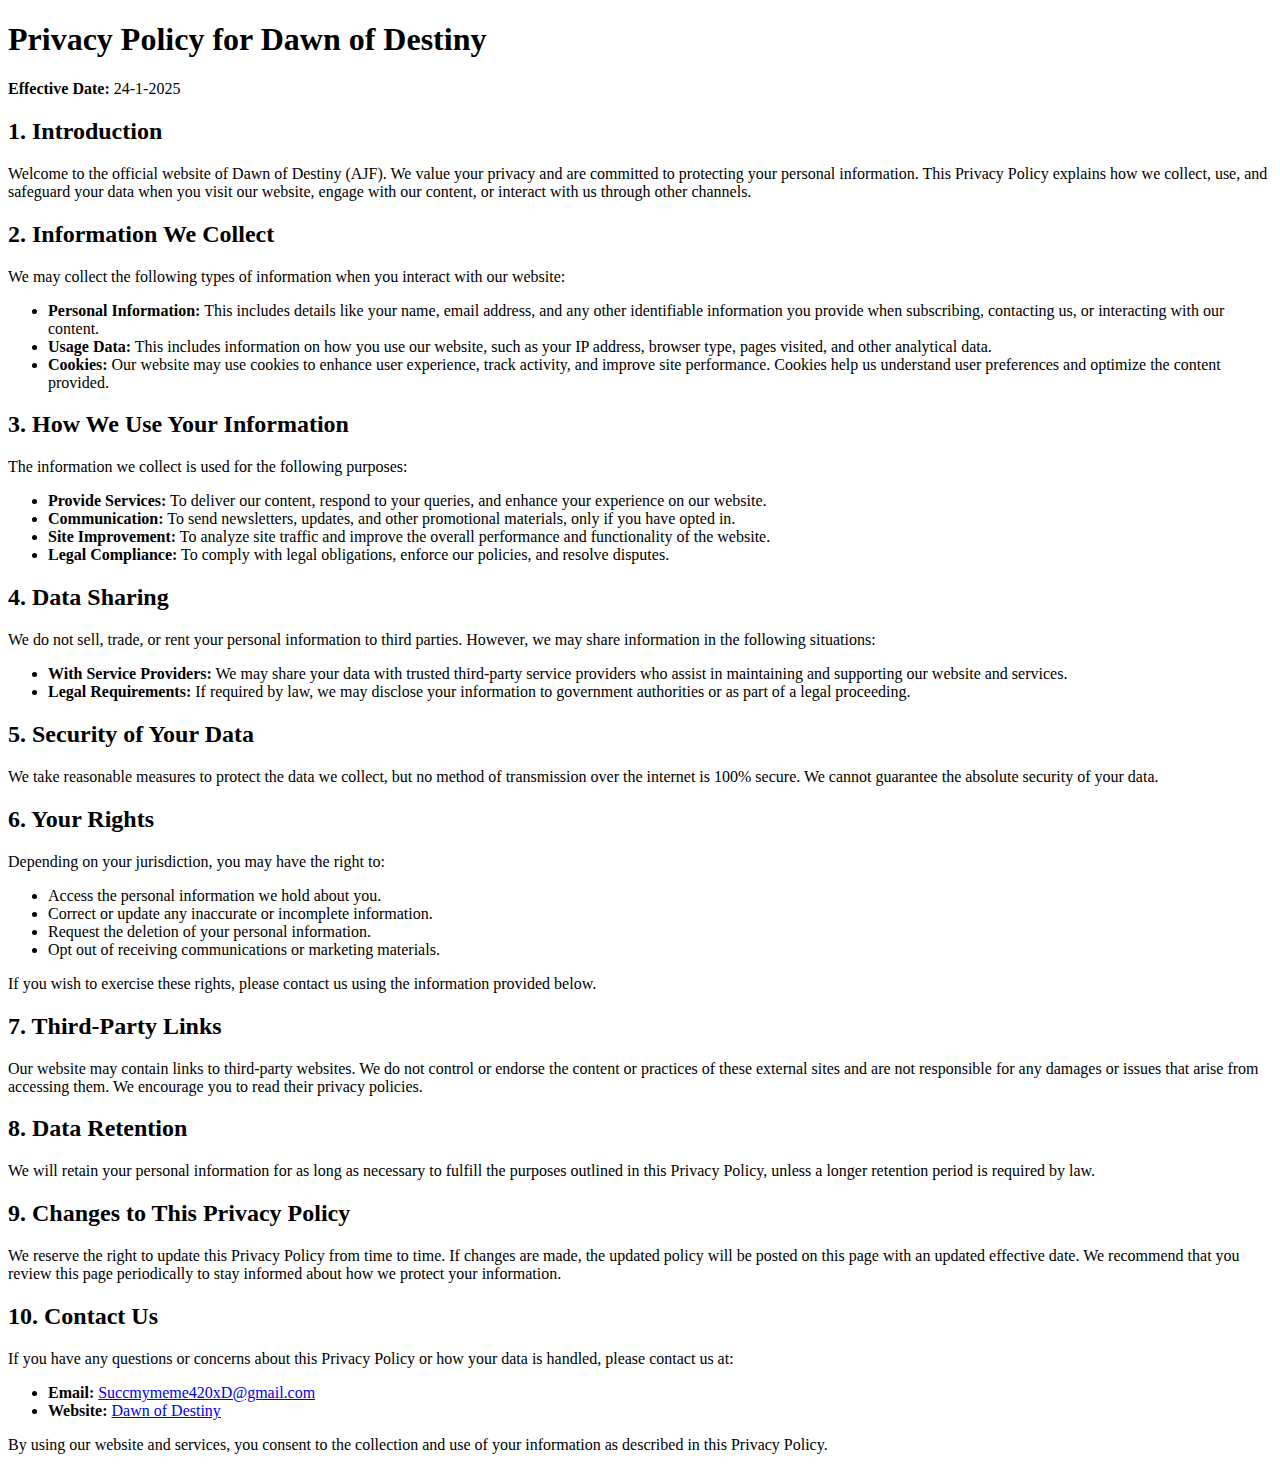
<file: privacy.html>
<!DOCTYPE html>
<html lang="en">
<head>
    <meta charset="UTF-8">
    <meta name="viewport" content="width=device-width, initial-scale=1.0">
    <title>Privacy Policy for Dawn of Destiny</title>
</head>
<body>
    <div class="privacy-policy">
        <h1>Privacy Policy for Dawn of Destiny</h1>
        <p><strong>Effective Date:</strong> 24-1-2025</p>

        <h2>1. Introduction</h2>
        <p>Welcome to the official website of Dawn of Destiny (AJF). We value your privacy and are committed to protecting your personal information. This Privacy Policy explains how we collect, use, and safeguard your data when you visit our website, engage with our content, or interact with us through other channels.</p>

        <h2>2. Information We Collect</h2>
        <p>We may collect the following types of information when you interact with our website:</p>
        <ul>
            <li><strong>Personal Information:</strong> This includes details like your name, email address, and any other identifiable information you provide when subscribing, contacting us, or interacting with our content.</li>
            <li><strong>Usage Data:</strong> This includes information on how you use our website, such as your IP address, browser type, pages visited, and other analytical data.</li>
            <li><strong>Cookies:</strong> Our website may use cookies to enhance user experience, track activity, and improve site performance. Cookies help us understand user preferences and optimize the content provided.</li>
        </ul>

        <h2>3. How We Use Your Information</h2>
        <p>The information we collect is used for the following purposes:</p>
        <ul>
            <li><strong>Provide Services:</strong> To deliver our content, respond to your queries, and enhance your experience on our website.</li>
            <li><strong>Communication:</strong> To send newsletters, updates, and other promotional materials, only if you have opted in.</li>
            <li><strong>Site Improvement:</strong> To analyze site traffic and improve the overall performance and functionality of the website.</li>
            <li><strong>Legal Compliance:</strong> To comply with legal obligations, enforce our policies, and resolve disputes.</li>
        </ul>

        <h2>4. Data Sharing</h2>
        <p>We do not sell, trade, or rent your personal information to third parties. However, we may share information in the following situations:</p>
        <ul>
            <li><strong>With Service Providers:</strong> We may share your data with trusted third-party service providers who assist in maintaining and supporting our website and services.</li>
            <li><strong>Legal Requirements:</strong> If required by law, we may disclose your information to government authorities or as part of a legal proceeding.</li>
        </ul>

        <h2>5. Security of Your Data</h2>
        <p>We take reasonable measures to protect the data we collect, but no method of transmission over the internet is 100% secure. We cannot guarantee the absolute security of your data.</p>

        <h2>6. Your Rights</h2>
        <p>Depending on your jurisdiction, you may have the right to:</p>
        <ul>
            <li>Access the personal information we hold about you.</li>
            <li>Correct or update any inaccurate or incomplete information.</li>
            <li>Request the deletion of your personal information.</li>
            <li>Opt out of receiving communications or marketing materials.</li>
        </ul>
        <p>If you wish to exercise these rights, please contact us using the information provided below.</p>

        <h2>7. Third-Party Links</h2>
        <p>Our website may contain links to third-party websites. We do not control or endorse the content or practices of these external sites and are not responsible for any damages or issues that arise from accessing them. We encourage you to read their privacy policies.</p>

        <h2>8. Data Retention</h2>
        <p>We will retain your personal information for as long as necessary to fulfill the purposes outlined in this Privacy Policy, unless a longer retention period is required by law.</p>

        <h2>9. Changes to This Privacy Policy</h2>
        <p>We reserve the right to update this Privacy Policy from time to time. If changes are made, the updated policy will be posted on this page with an updated effective date. We recommend that you review this page periodically to stay informed about how we protect your information.</p>

        <h2>10. Contact Us</h2>
        <p>If you have any questions or concerns about this Privacy Policy or how your data is handled, please contact us at:</p>
        <ul>
            <li><strong>Email:</strong> <a href="mailto:Succmymeme420xD@gmail.com">Succmymeme420xD@gmail.com</a></li>
            <li><strong>Website:</strong> <a href="http://dawnofdestiny.com">Dawn of Destiny</a></li>
        </ul>

        <p>By using our website and services, you consent to the collection and use of your information as described in this Privacy Policy.</p>
    </div>
</body>
</html>
</file>
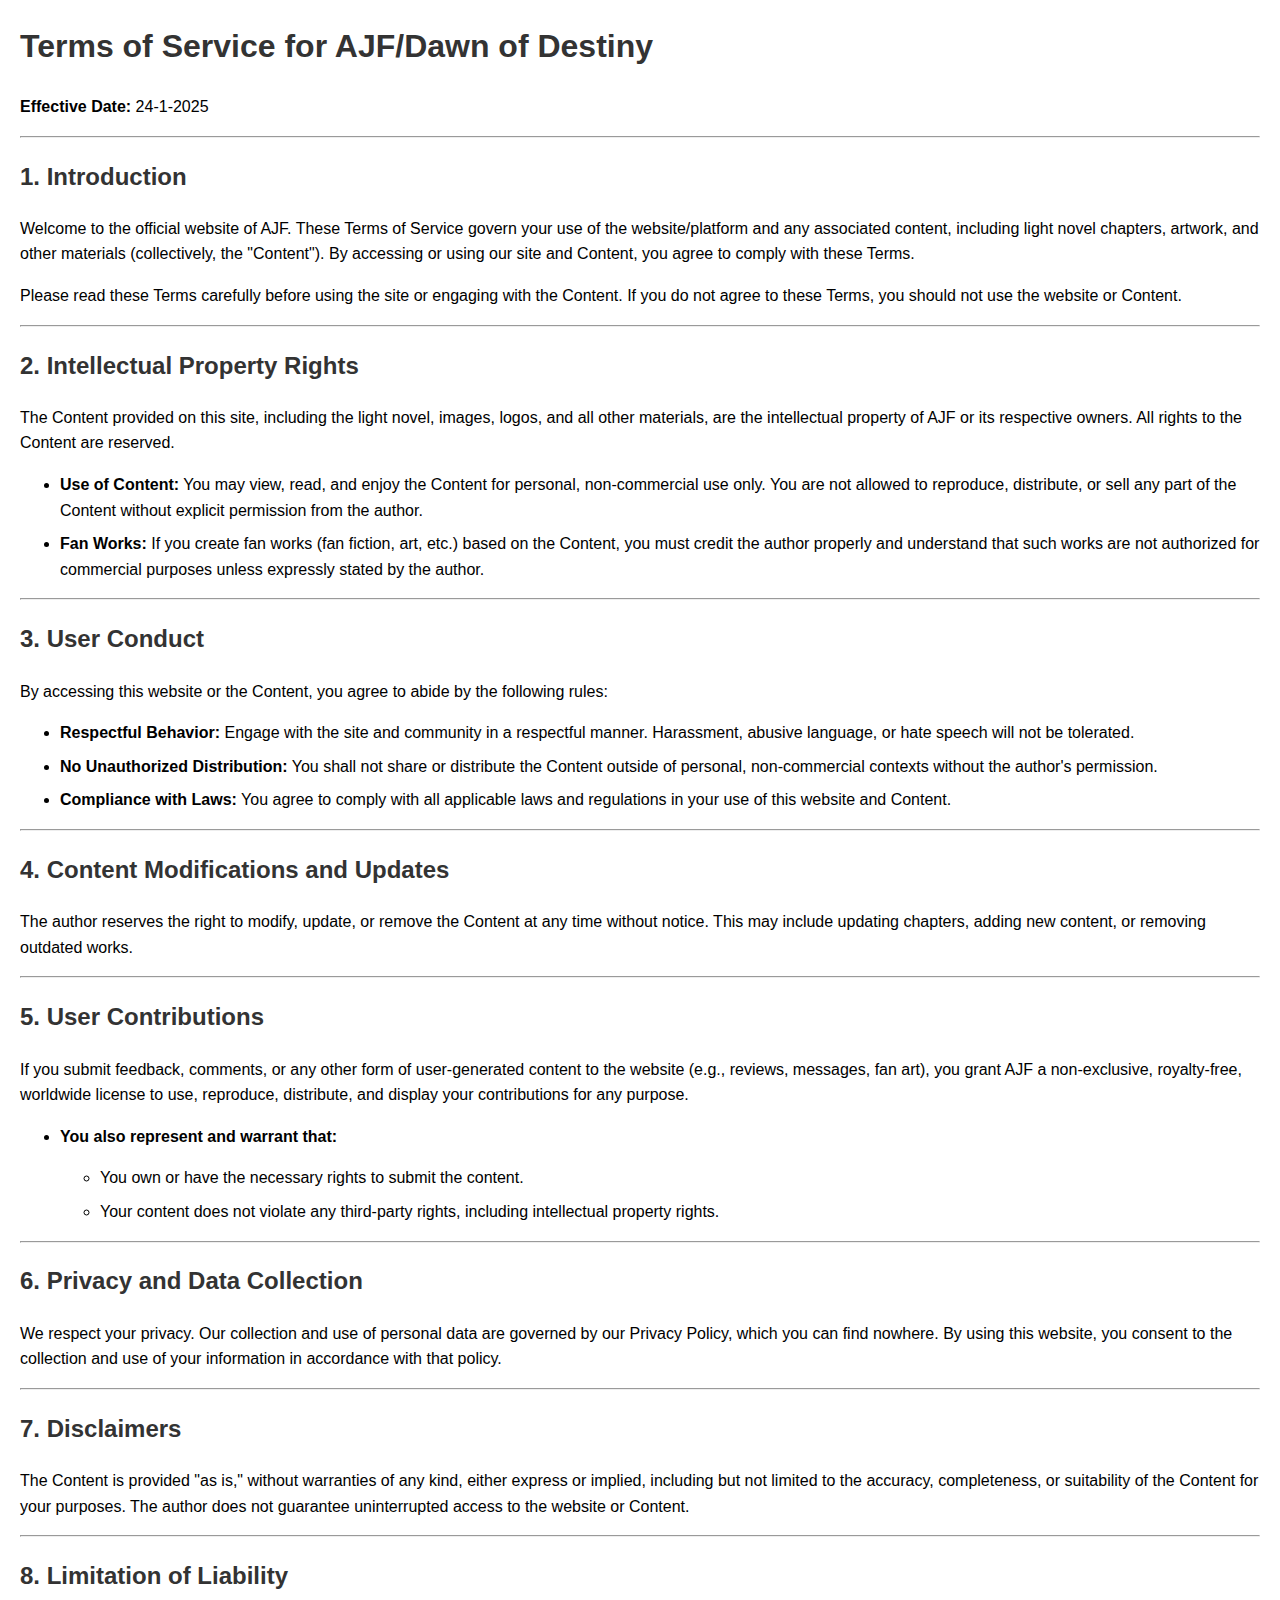
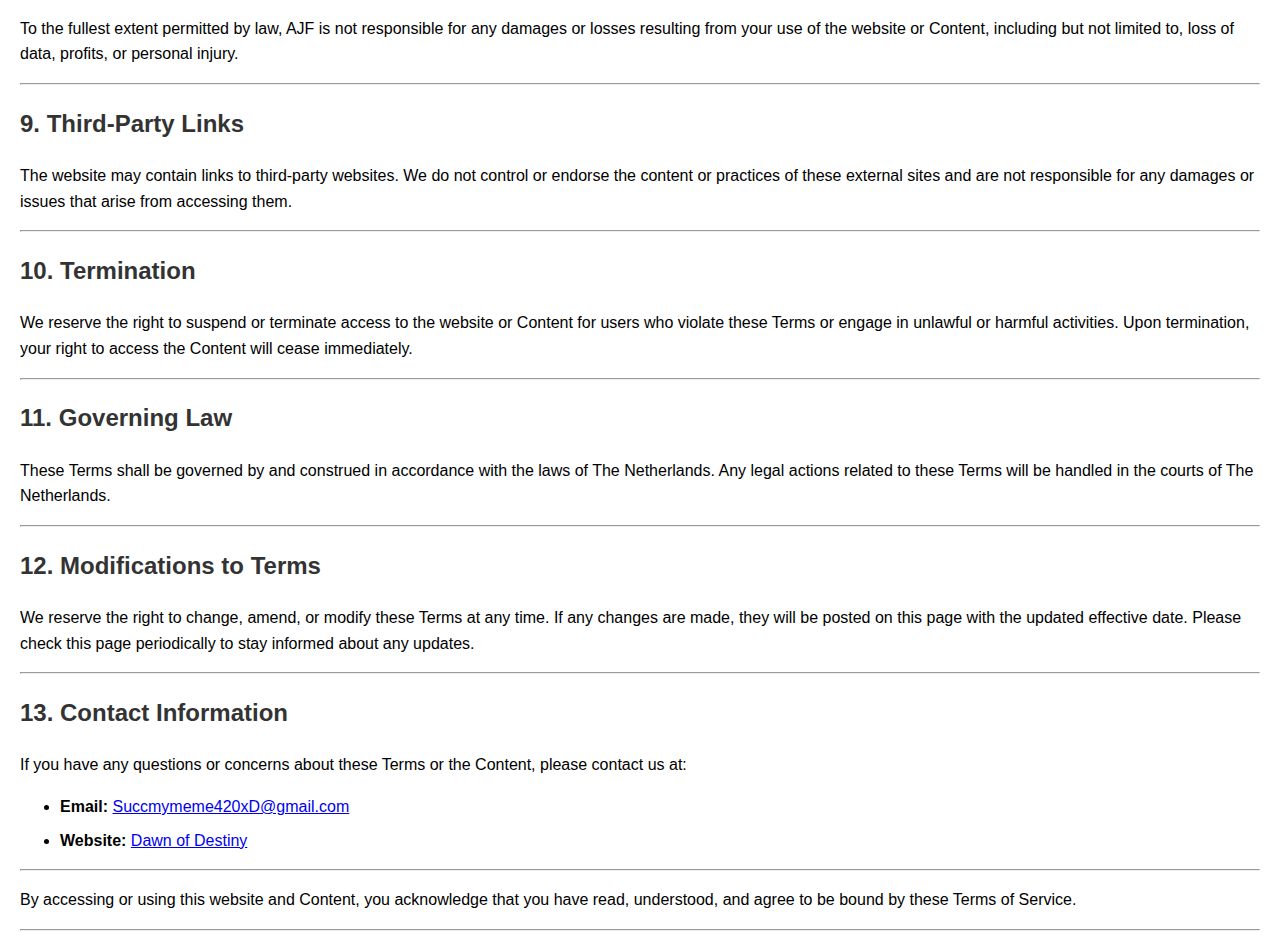
<file: terms.html>
<!DOCTYPE html>
<html lang="en">
<head>
    <meta charset="UTF-8">
    <meta name="viewport" content="width=device-width, initial-scale=1.0">
    <title>Terms of Service - Dawn of Destiny</title>
    <style>
        body {
            font-family: Arial, sans-serif;
            line-height: 1.6;
            margin: 20px;
        }
        h1, h2 {
            color: #333;
        }
        p {
            margin: 1em 0;
        }
        ul {
            margin: 1em 0;
        }
        ul li {
            margin-bottom: 0.5em;
        }
    </style>
</head>
<body>

    <h1>Terms of Service for AJF/Dawn of Destiny</h1>
    <p><strong>Effective Date:</strong> 24-1-2025</p>

    <hr>

    <h2>1. Introduction</h2>
    <p>Welcome to the official website of AJF. These Terms of Service govern your use of the website/platform and any associated content, including light novel chapters, artwork, and other materials (collectively, the "Content"). By accessing or using our site and Content, you agree to comply with these Terms.</p>
    <p>Please read these Terms carefully before using the site or engaging with the Content. If you do not agree to these Terms, you should not use the website or Content.</p>

    <hr>

    <h2>2. Intellectual Property Rights</h2>
    <p>The Content provided on this site, including the light novel, images, logos, and all other materials, are the intellectual property of AJF or its respective owners. All rights to the Content are reserved.</p>
    <ul>
        <li><strong>Use of Content:</strong> You may view, read, and enjoy the Content for personal, non-commercial use only. You are not allowed to reproduce, distribute, or sell any part of the Content without explicit permission from the author.</li>
        <li><strong>Fan Works:</strong> If you create fan works (fan fiction, art, etc.) based on the Content, you must credit the author properly and understand that such works are not authorized for commercial purposes unless expressly stated by the author.</li>
    </ul>

    <hr>

    <h2>3. User Conduct</h2>
    <p>By accessing this website or the Content, you agree to abide by the following rules:</p>
    <ul>
        <li><strong>Respectful Behavior:</strong> Engage with the site and community in a respectful manner. Harassment, abusive language, or hate speech will not be tolerated.</li>
        <li><strong>No Unauthorized Distribution:</strong> You shall not share or distribute the Content outside of personal, non-commercial contexts without the author's permission.</li>
        <li><strong>Compliance with Laws:</strong> You agree to comply with all applicable laws and regulations in your use of this website and Content.</li>
    </ul>

    <hr>

    <h2>4. Content Modifications and Updates</h2>
    <p>The author reserves the right to modify, update, or remove the Content at any time without notice. This may include updating chapters, adding new content, or removing outdated works.</p>

    <hr>

    <h2>5. User Contributions</h2>
    <p>If you submit feedback, comments, or any other form of user-generated content to the website (e.g., reviews, messages, fan art), you grant AJF a non-exclusive, royalty-free, worldwide license to use, reproduce, distribute, and display your contributions for any purpose.</p>
    <ul>
        <li><strong>You also represent and warrant that:</strong></li>
        <ul>
            <li>You own or have the necessary rights to submit the content.</li>
            <li>Your content does not violate any third-party rights, including intellectual property rights.</li>
        </ul>
    </ul>

    <hr>

    <h2>6. Privacy and Data Collection</h2>
    <p>We respect your privacy. Our collection and use of personal data are governed by our Privacy Policy, which you can find nowhere. By using this website, you consent to the collection and use of your information in accordance with that policy.</p>

    <hr>

    <h2>7. Disclaimers</h2>
    <p>The Content is provided "as is," without warranties of any kind, either express or implied, including but not limited to the accuracy, completeness, or suitability of the Content for your purposes. The author does not guarantee uninterrupted access to the website or Content.</p>

    <hr>

    <h2>8. Limitation of Liability</h2>
    <p>To the fullest extent permitted by law, AJF is not responsible for any damages or losses resulting from your use of the website or Content, including but not limited to, loss of data, profits, or personal injury.</p>

    <hr>

    <h2>9. Third-Party Links</h2>
    <p>The website may contain links to third-party websites. We do not control or endorse the content or practices of these external sites and are not responsible for any damages or issues that arise from accessing them.</p>

    <hr>

    <h2>10. Termination</h2>
    <p>We reserve the right to suspend or terminate access to the website or Content for users who violate these Terms or engage in unlawful or harmful activities. Upon termination, your right to access the Content will cease immediately.</p>

    <hr>

    <h2>11. Governing Law</h2>
    <p>These Terms shall be governed by and construed in accordance with the laws of The Netherlands. Any legal actions related to these Terms will be handled in the courts of The Netherlands.</p>

    <hr>

    <h2>12. Modifications to Terms</h2>
    <p>We reserve the right to change, amend, or modify these Terms at any time. If any changes are made, they will be posted on this page with the updated effective date. Please check this page periodically to stay informed about any updates.</p>

    <hr>

    <h2>13. Contact Information</h2>
    <p>If you have any questions or concerns about these Terms or the Content, please contact us at:</p>
    <ul>
        <li><strong>Email:</strong> <a href="mailto:Succmymeme420xD@gmail.com">Succmymeme420xD@gmail.com</a></li>
        <li><strong>Website:</strong> <a href="http://dawnofdestiny.com">Dawn of Destiny</a></li>
    </ul>

    <hr>

    <p>By accessing or using this website and Content, you acknowledge that you have read, understood, and agree to be bound by these Terms of Service.</p>

    <hr>

</body>
</html>
</file>
